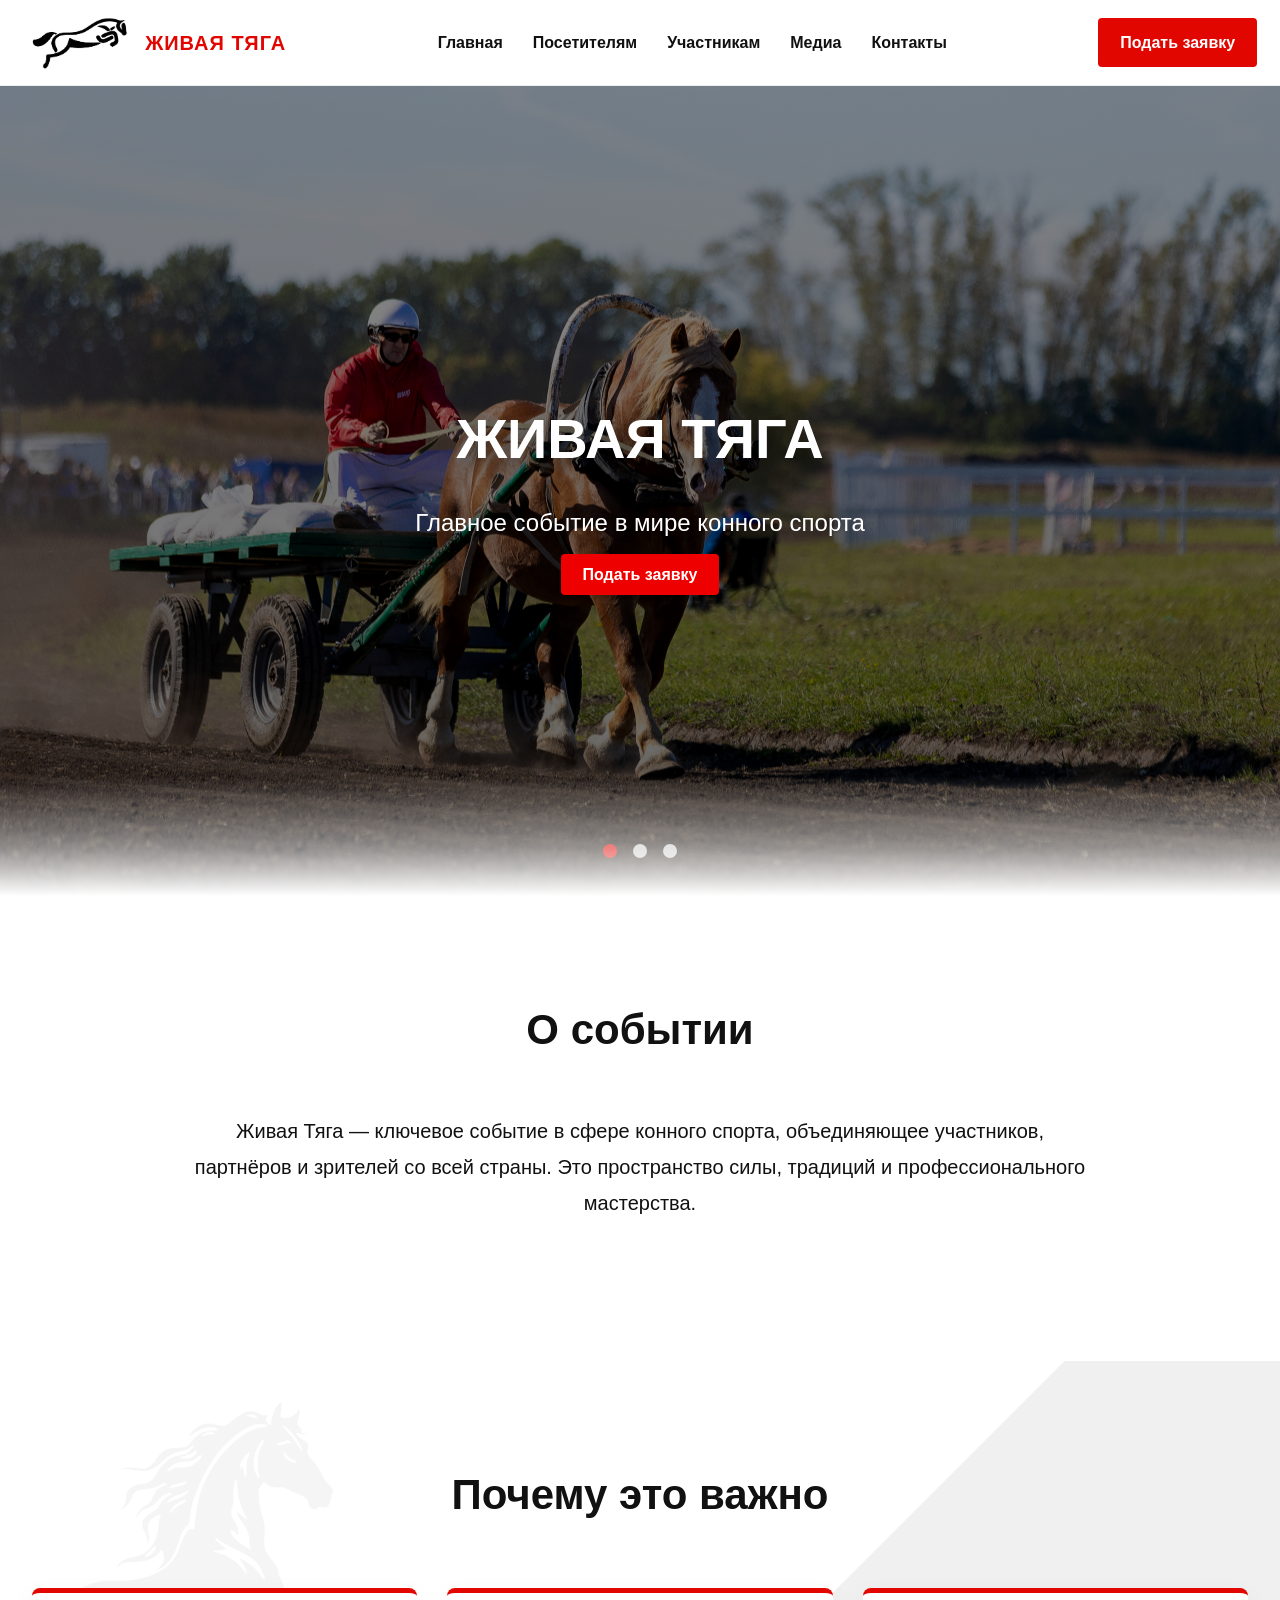
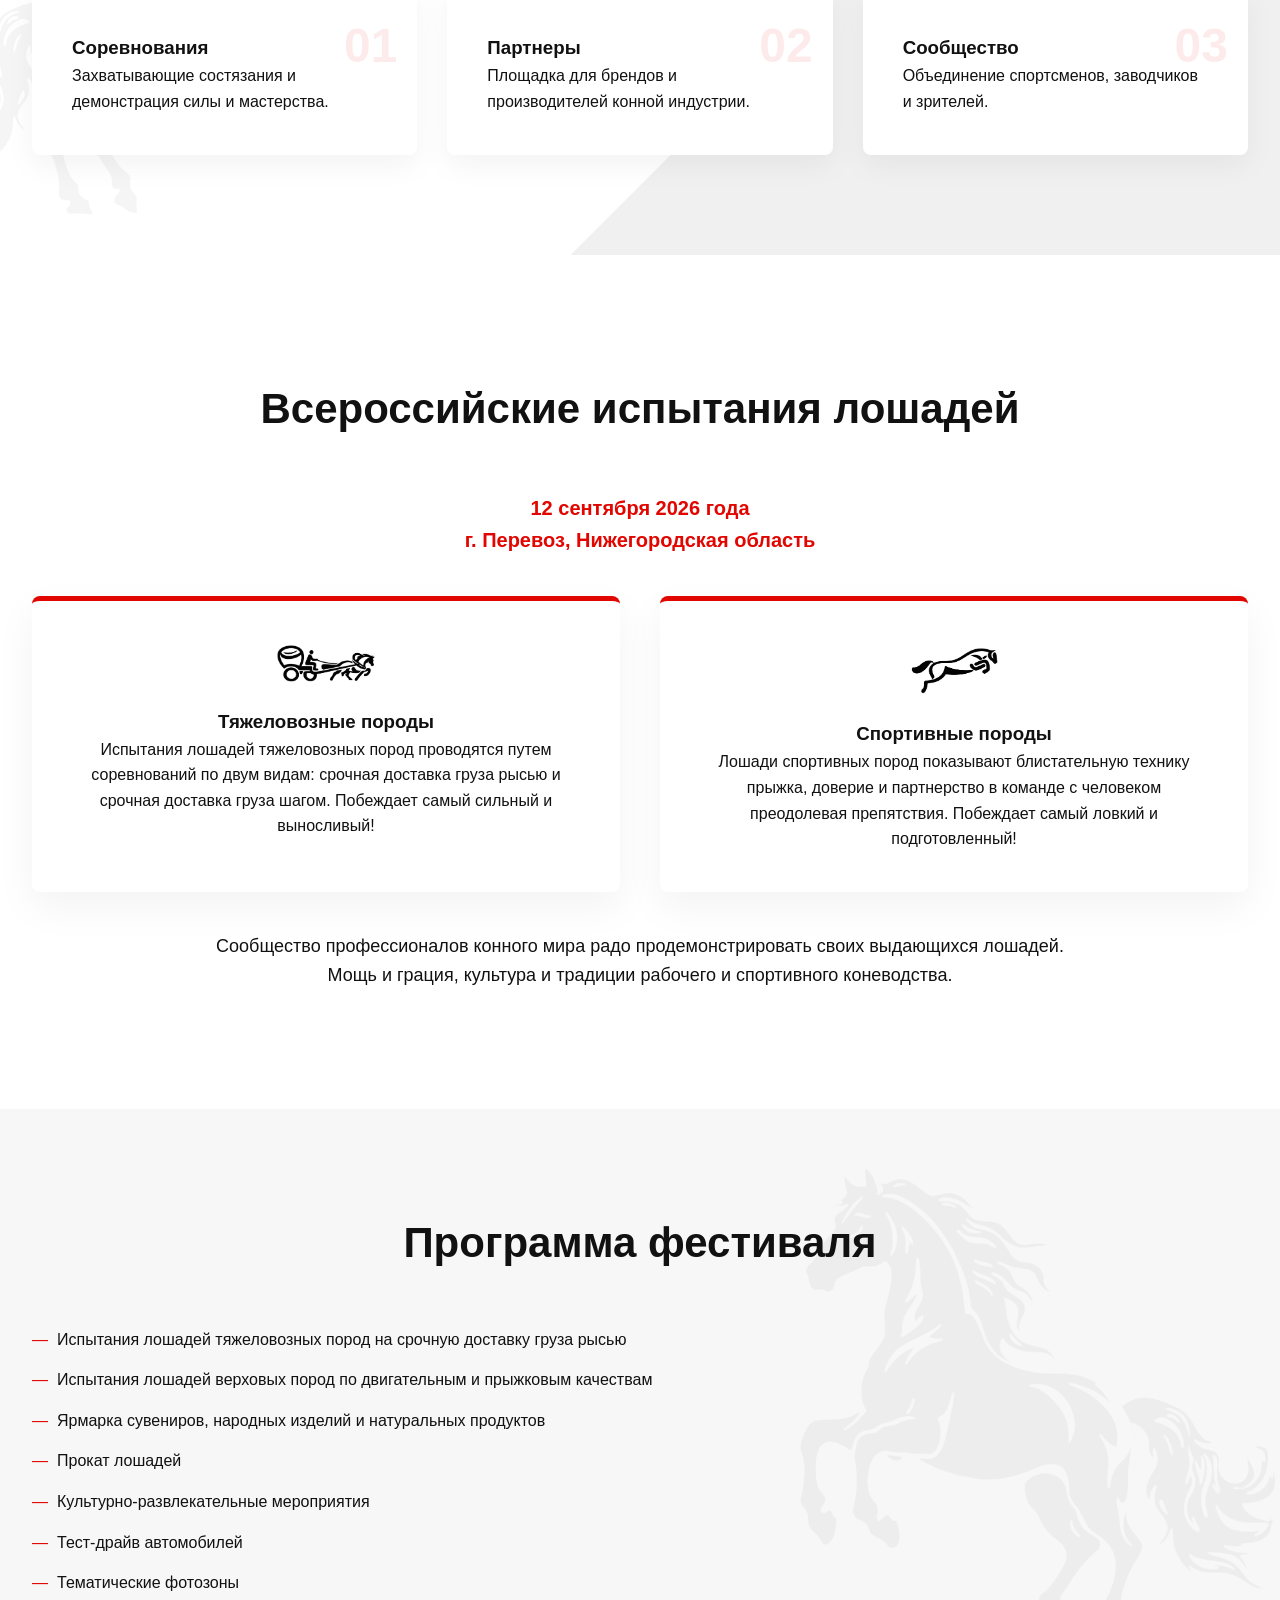
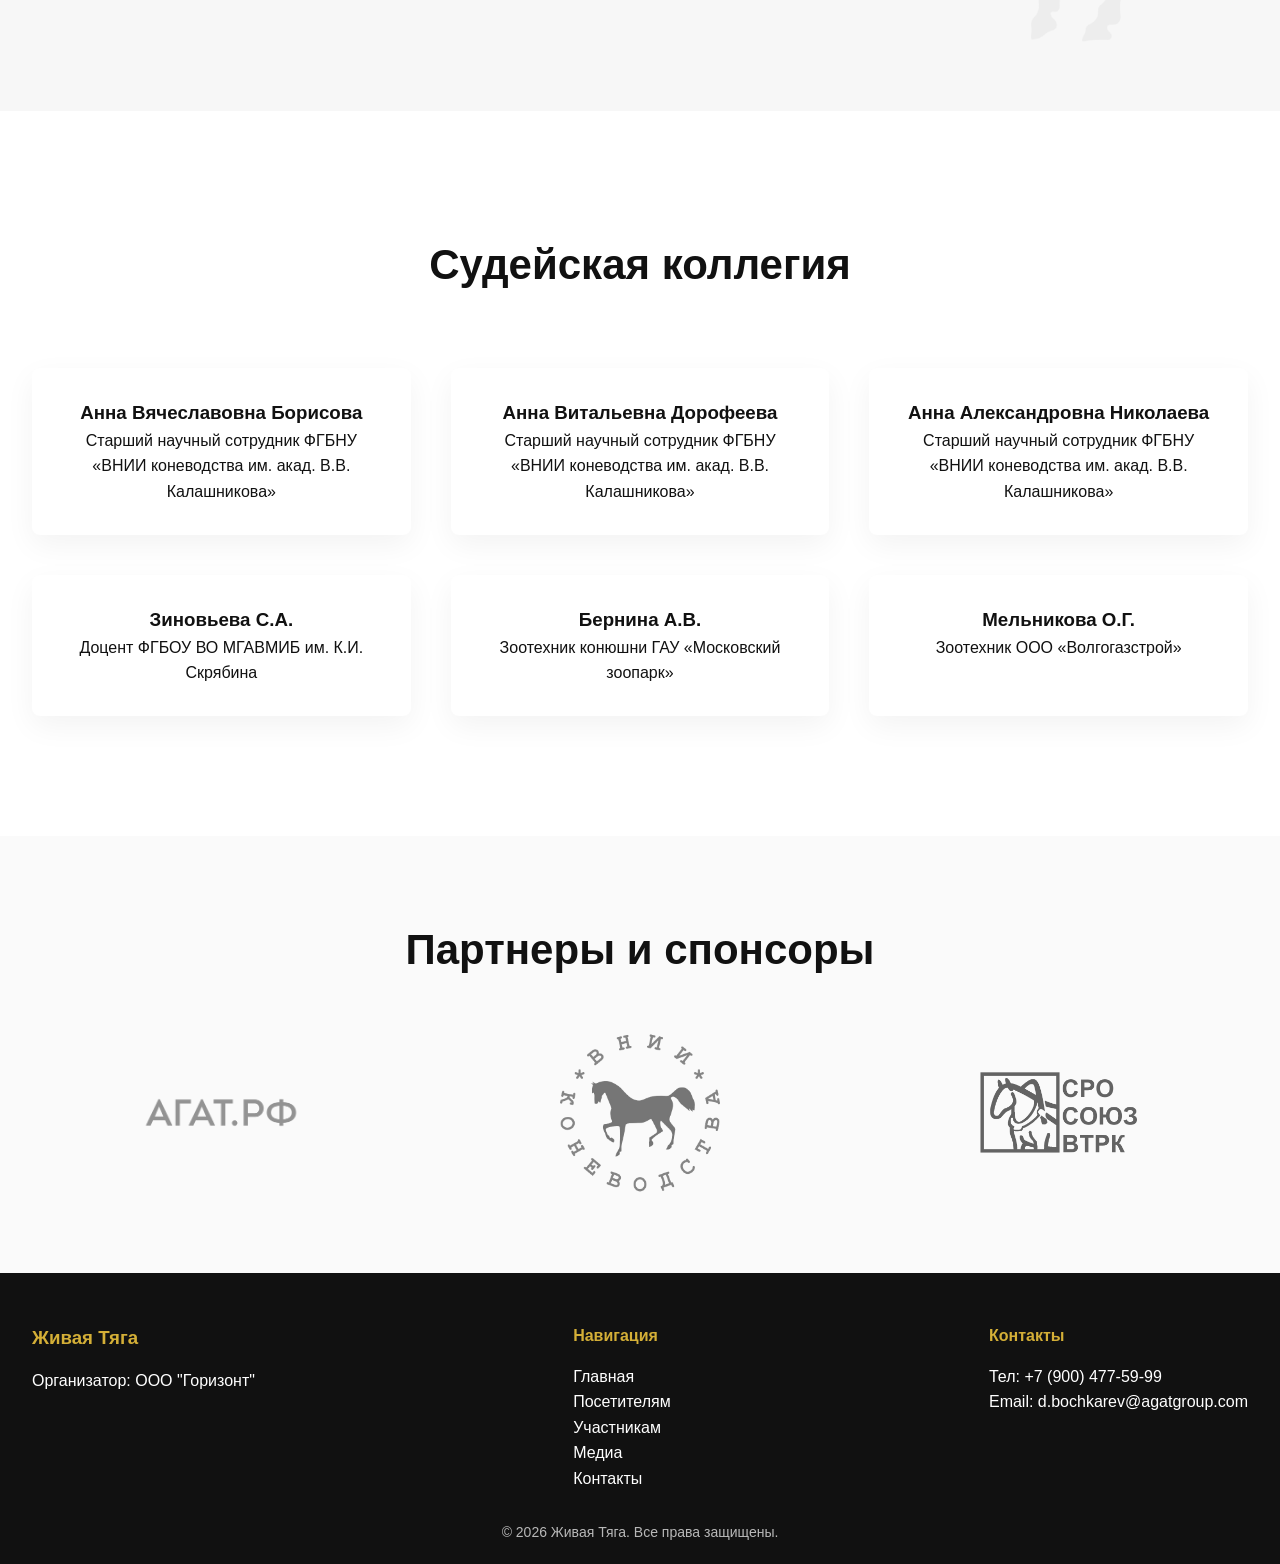
<file: index.html>
<!DOCTYPE html>
<html lang="ru">
<head>
    <meta charset="UTF-8">
    <meta name="viewport" content="width=device-width, initial-scale=1.0">
    <title>Живая Тяга — Выставка и соревнования лошадей</title>
    <meta name="description" content="Живая Тяга — выставка и соревнования лошадей. Дата, место проведения, регистрация участников.">
    <link rel="stylesheet" href="css/style.css">
</head>
<body>

<header class="header">
    <div class="container header-inner">

        <div class="logo">
            <a href="index.html">
                <img src="images/logo.png" alt="Живая Тяга">
                <span>ЖИВАЯ ТЯГА</span>
            </a>
        </div>

        <nav class="nav" id="nav">
            <a href="index.html">Главная</a>
            <a href="visitors.html">Посетителям</a>
            <a href="participants.html">Участникам</a>
            <a href="media.html">Медиа</a>
            <a href="contacts.html">Контакты</a>
        </nav>

        <a href="participants.html" class="btn-primary header-btn">
            Подать заявку
        </a>

        <div class="burger" id="burger">
            <span></span>
            <span></span>
            <span></span>
        </div>

    </div>
</header>

<!-- HERO -->

<section class="hero-slider">

    <div class="slide active" style="background-image: url('images/hero1.jpg');">
        <div class="slide-content">
            <h1>Живая Тяга</h1>
            <p>Главное событие в мире конного спорта</p>
            <a href="participants.html" class="btn-primary">Подать заявку</a>
        </div>
    </div>

    <div class="slide" style="background-image: url('images/hero2.jpg');">
        <div class="slide-content">
            <h1>Сила и традиции</h1>
            <p>Лучшие представители отрасли</p>
        </div>
    </div>

    <div class="slide" style="background-image: url('images/hero3.jpg');">
        <div class="slide-content">
            <h1>Станьте участником</h1>
            <p>Покажите свои достижения</p>
        </div>
    </div>

    <div class="slider-nav">
        <span class="dot active"></span>
        <span class="dot"></span>
        <span class="dot"></span>
    </div>

</section>

<!-- О СОБЫТИИ -->

<section id="about" class="about-big">
    <div class="container">
        <h2>О событии</h2>

        <p class="about-text">
            Живая Тяга — ключевое событие в сфере конного спорта,
            объединяющее участников, партнёров и зрителей со всей страны.
            Это пространство силы, традиций и профессионального мастерства.
        </p>
    </div>
</section>

<!-- ПОЧЕМУ ЭТО ВАЖНО -->

<section class="advantages fade-in">
    <div class="container">
        <h2>Почему это важно</h2>

        <div class="advantages-grid">
            <div class="adv-card">
                <div class="adv-number">01</div>
                <h3>Соревнования</h3>
                <p>Захватывающие состязания и демонстрация силы и мастерства.</p>
            </div>

            <div class="adv-card">
                <div class="adv-number">02</div>
                <h3>Партнеры</h3>
                <p>Площадка для брендов и производителей конной индустрии.</p>
            </div>

            <div class="adv-card">
                <div class="adv-number">03</div>
                <h3>Сообщество</h3>
                <p>Объединение спортсменов, заводчиков и зрителей.</p>
            </div>
        </div>
    </div>
</section>

<section id="festival" class="festival-info fade-in">
    <div class="container">

        <h2>Всероссийские испытания лошадей</h2>

        <p class="festival-date">
            12 сентября 2026 года<br>
            г. Перевоз, Нижегородская область
        </p>

        <div class="festival-grid">

            <div class="festival-item">
                <div class="festival-icon">
                    <img src="images/heavy.png" alt="Тяжеловозные породы">
                </div>
                <h3>Тяжеловозные породы</h3>
                <p>
                    Испытания лошадей тяжеловозных пород проводятся путем соревнований по двум видам: срочная доставка груза рысью и срочная доставка груза шагом. Побеждает самый сильный и выносливый!
                </p>
            </div>

            <div class="festival-item">
                <div class="festival-icon">
                    <img src="images/sport.png" alt="Спортивные породы">
                </div>
                <h3>Спортивные породы</h3>
                <p>
                    Лошади спортивных пород показывают блистательную технику прыжка, доверие и партнерство в команде с человеком преодолевая препятствия. Побеждает самый ловкий и подготовленный!
                </p>
            </div>

        </div>

        <p class="festival-description">
            Сообщество профессионалов конного мира радо продемонстрировать 
            своих выдающихся лошадей. Мощь и грация, культура и традиции 
            рабочего и спортивного коневодства.
        </p>

    </div>
</section>

<section class="festival-program fade-in">
    <div class="container">

        <h2>Программа фестиваля</h2>

        <ul class="program-list">
            <li>Испытания лошадей тяжеловозных пород на срочную доставку груза рысью</li>
            <li>Испытания лошадей верховых пород по двигательным и прыжковым качествам</li>
            <li>Ярмарка сувениров, народных изделий и натуральных продуктов</li>
            <li>Прокат лошадей</li>
            <li>Культурно-развлекательные мероприятия</li>
            <li>Тест-драйв автомобилей</li>
            <li>Тематические фотозоны</li>
        </ul>

    </div>
</section>

<section class="judges fade-in">
    <div class="container">

        <h2>Судейская коллегия</h2>

        <div class="judges-grid">

            <div class="judge-card">
                <h3>Анна Вячеславовна Борисова</h3>
                <p>Старший научный сотрудник ФГБНУ «ВНИИ коневодства им. акад. В.В. Калашникова»</p>
            </div>

            <div class="judge-card">
                <h3>Анна Витальевна Дорофеева</h3>
                <p>Старший научный сотрудник ФГБНУ «ВНИИ коневодства им. акад. В.В. Калашникова»</p>
            </div>

            <div class="judge-card">
                <h3>Анна Александровна Николаева</h3>
                <p>Старший научный сотрудник ФГБНУ «ВНИИ коневодства им. акад. В.В. Калашникова»</p>
            </div>

            <div class="judge-card">
                <h3>Зиновьева С.А.</h3>
                <p>Доцент ФГБОУ ВО МГАВМИБ им. К.И. Скрябина</p>
            </div>

            <div class="judge-card">
                <h3>Бернина А.В.</h3>
                <p>Зоотехник конюшни ГАУ «Московский зоопарк»</p>
            </div>

            <div class="judge-card">
                <h3>Мельникова О.Г.</h3>
                <p>Зоотехник ООО «Волгогазстрой»</p>
            </div>

        </div>

    </div>
</section>

<!-- ПАРТНЕРЫ -->

<section class="sponsors fade-in">
    <div class="container">
        <h2>Партнеры и спонсоры</h2>

        <div class="sponsor-grid">
            <img src="images/logo1.png" alt="">
            <img src="images/logo2.png" alt="">
            <img src="images/logo3.png" alt="">
        </div>
    </div>
</section>

<footer class="footer">
    <div class="container footer-grid">
        <div>
            <h3>Живая Тяга</h3>
            <p>Организатор: ООО "Горизонт"</p>
        </div>

        <div>
            <h4>Навигация</h4>
            <a href="index.html">Главная</a><br>
            <a href="visitors.html">Посетителям</a><br>
            <a href="participants.html">Участникам</a><br>
            <a href="media.html">Медиа</a><br>
            <a href="contacts.html">Контакты</a>
        </div>

        <div>
            <h4>Контакты</h4>
            <p>Тел: +7 (900) 477-59-99</p>
            <p>Email: d.bochkarev@agatgroup.com</p>
        </div>
    </div>

    <div class="copyright">
        © 2026 Живая Тяга. Все права защищены.
    </div>
</footer>

<script src="js/main.js"></script>
<script src="js/slider.js"></script>
<script src="js/scroll.js"></script>

</body>
</html>
</file>
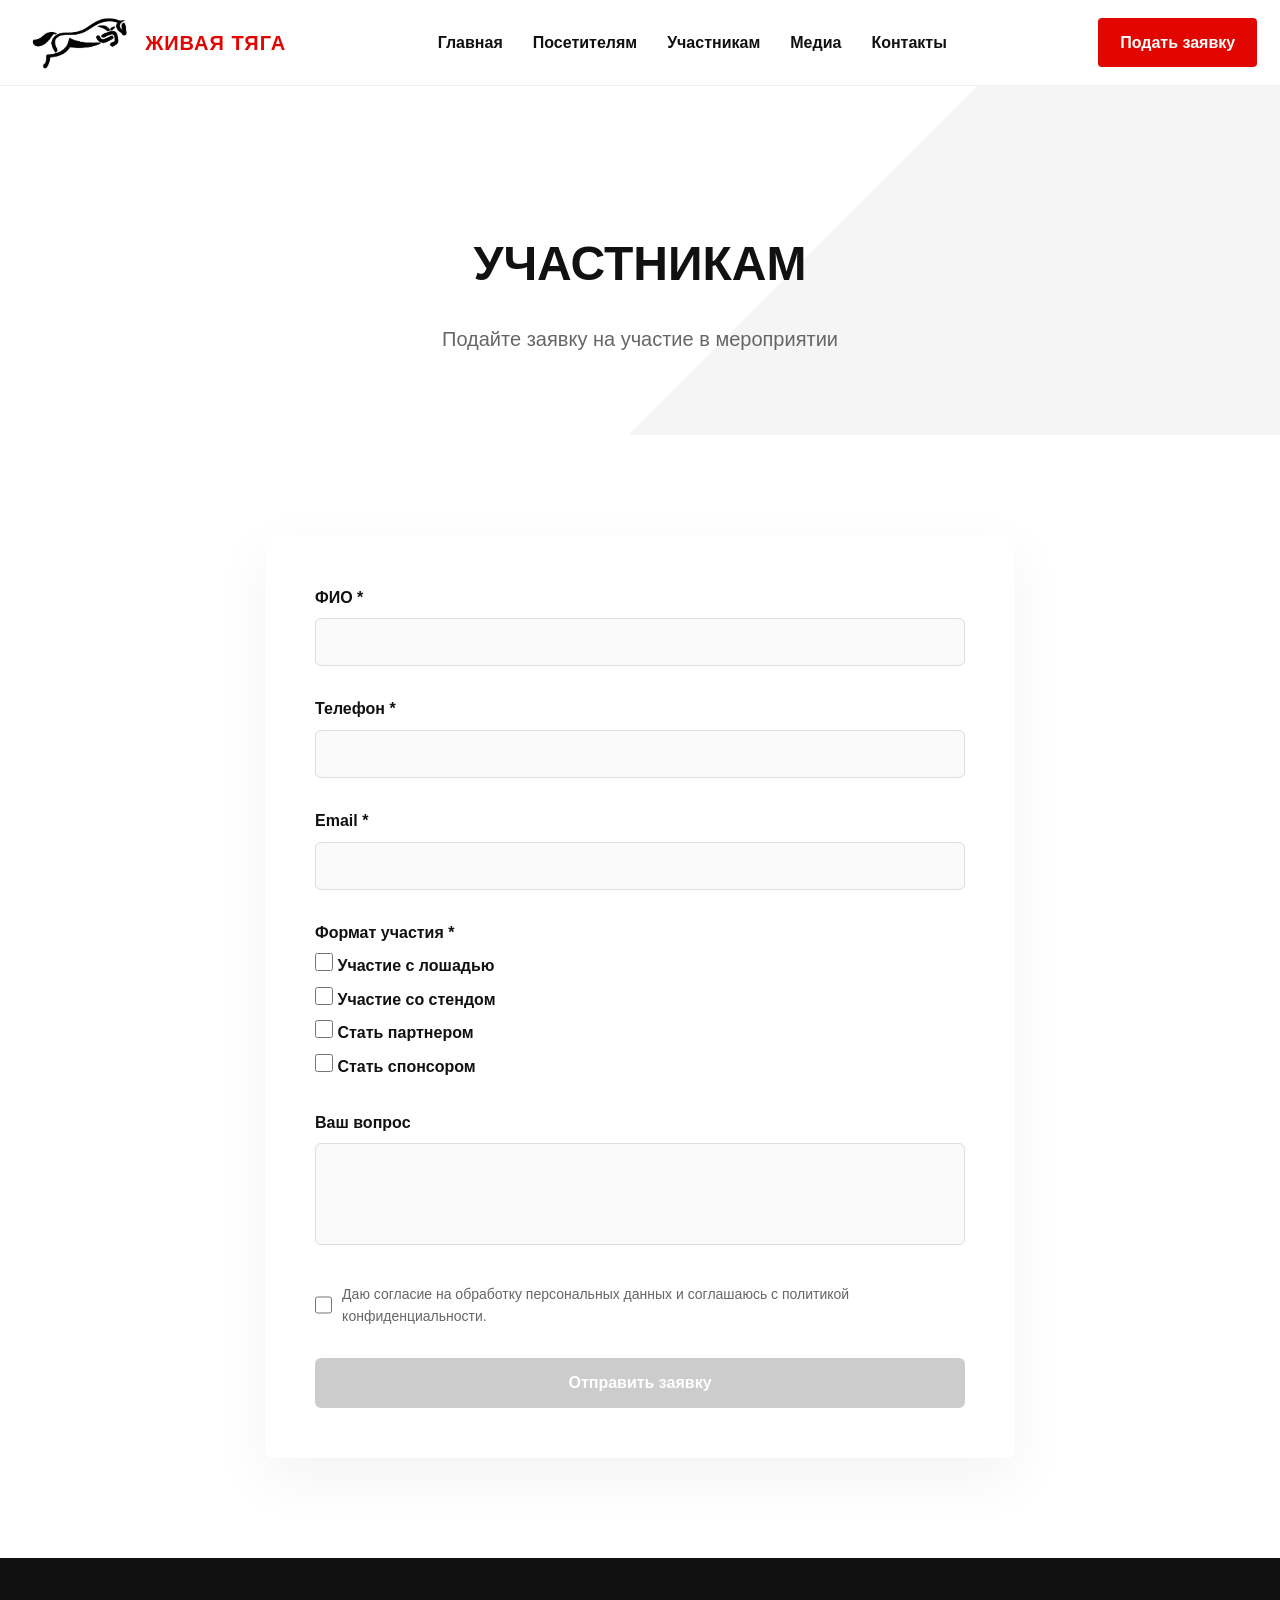
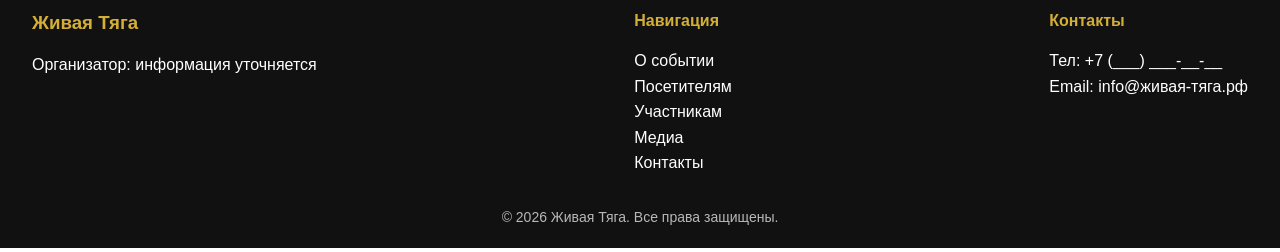
<file: participants.html>
<!DOCTYPE html>
<html lang="ru">
<head>
    <meta charset="UTF-8">
    <meta name="viewport" content="width=device-width, initial-scale=1.0">
    <title>Участникам — Живая Тяга</title>
    <link rel="stylesheet" href="css/style.css">
    <link rel="stylesheet" href="css/participants.css">
</head>

<div class="toast" id="successToast">
    Заявка успешно отправлена!
</div>

<body>

<header class="header">
    <div class="container header-inner">

        <div class="logo">
            <a href="index.html">
                <img src="images/logo.png" alt="Живая Тяга">
                <span>ЖИВАЯ ТЯГА</span>
            </a>
        </div>

        <nav class="nav" id="nav">
            <a href="index.html">Главная</a>
            <a href="visitors.html">Посетителям</a>
            <a href="participants.html">Участникам</a>
            <a href="media.html">Медиа</a>
            <a href="contacts.html">Контакты</a>
        </nav>

        <a href="participants.html" class="btn-primary header-btn">
            Подать заявку
        </a>

        <div class="burger" id="burger">
            <span></span>
            <span></span>
            <span></span>
        </div>

    </div>
</header>

<section class="page-hero">
    <div class="container">
        <h1>Участникам</h1>
        <p>Подайте заявку на участие в мероприятии</p>
    </div>
</section>

<section class="form-section">
    <div class="container">
        <form id="participant-form" method="POST" action="send.php">

            <div class="form-group">
                <label>ФИО *</label>
                <input type="text" name="name" required>
            </div>

            <div class="form-group">
                <label>Телефон *</label>
                <input type="tel" name="phone" id="phone" required>
            </div>

            <div class="form-group">
                <label>Email *</label>
                <input type="email" name="email" id="email" required>
            </div>

            <div class="form-group">
                <label>Формат участия *</label>

                <label class="checkbox">
                    <input type="checkbox" name="format[]" value="С лошадью">
                    Участие с лошадью
                </label>

                <label class="checkbox">
                    <input type="checkbox" name="format[]" value="Со стендом">
                    Участие со стендом
                </label>

                <label class="checkbox">
                    <input type="checkbox" name="format[]" value="Партнер">
                    Стать партнером
                </label>

                <label class="checkbox">
                    <input type="checkbox" name="format[]" value="Спонсор">
                    Стать спонсором
                </label>
            </div>

            <div class="form-group">
                <label>Ваш вопрос</label>
                <textarea name="message" rows="4"></textarea>
            </div>

            <label class="checkbox consent">
                <input type="checkbox" name="consent" required>
                Даю согласие на обработку персональных данных и соглашаюсь с политикой конфиденциальности.
            </label>

            <button type="submit" class="btn-primary" id="submitBtn" disabled>
                Отправить заявку
            </button>

        </form>
    </div>
</section>

<footer class="footer">
    <div class="container footer-grid">
        <div>
            <h3>Живая Тяга</h3>
            <p>Организатор: информация уточняется</p>
        </div>

        <div>
            <h4>Навигация</h4>
            <a href="about.html">О событии</a><br>
            <a href="visitors.html">Посетителям</a><br>
            <a href="participants.html">Участникам</a><br>
            <a href="media.html">Медиа</a><br>
            <a href="contacts.html">Контакты</a>
        </div>

        <div>
            <h4>Контакты</h4>
            <p>Тел: +7 (___) ___-__-__</p>
            <p>Email: info@живая-тяга.рф</p>
        </div>
    </div>

    <div class="copyright">
        © 2026 Живая Тяга. Все права защищены.
    </div>
</footer>

<script src="js/main.js"></script>
<script src="js/scroll.js"></script>
<script src="js/form.js"></script>
<script src="js/button_send.js"></script>
</body>
</html>
</file>
<file: css/style.css>
html {
    width: 100%;
    scroll-behavior: smooth;
}

body {
    width: 100%;
    overflow-x: hidden;
    font-family: Arial, sans-serif;
    background: var(--white);
    color: var(--black);
    line-height: 1.6;
}

:root {
    --red: #e10600;
    --gold: #d4af37;
    --black: #111;
    --white: #ffffff;
    --light: #f5f5f5;
}

* {
    margin: 0;
    padding: 0;
    box-sizing: border-box;
}

.container {
    width: 95%;
    max-width: 1600px;
    margin: 0 auto;
}

/* ================= HEADER ================= */

.header {
    background: #fff;
    padding: 10px 0;
    border-bottom: 1px solid #eee;
    position: sticky;
    top: 0;
    z-index: 1000;
}

.header-inner {
    display: flex;
    align-items: center;
    justify-content: space-between;
}

/* LOGO */

.logo a {
    display: flex;
    align-items: center;
    gap: 10px;
    text-decoration: none;
}

.logo img {
    height: 65px;
    width: auto;
}

.logo span {
    font-size: 20px;
    font-weight: 800;
    color: var(--red);
    text-transform: uppercase;
    letter-spacing: 1px;
}

.header .container {
    width: 98%;
    max-width: 1600px;
    padding: 0 10px;
}

/* NAV */

.nav {
    display: flex;
    gap: 30px;
}

.nav a {
    position: relative;
    text-decoration: none;
    color: var(--black);
    font-weight: 600;
}

.nav a::after {
    content: "";
    position: absolute;
    left: 0;
    bottom: -4px;
    width: 0;
    height: 2px;
    background: var(--red);
    transition: 0.3s ease;
}

.nav a:hover::after {
    width: 100%;
}

/* BUTTON */

.btn-primary {
    background: var(--red);
    color: var(--white);
    padding: 12px 22px;
    text-decoration: none;
    font-weight: 700;
    border-radius: 4px;
    transition: 0.3s ease;
}

.btn-primary:hover {
    background: var(--black);
}

/* ================= HERO SLIDER ================= */

.hero-slider {
    position: relative;
    height: 90dvh;
}

.hero-slider::after {
    content: "";
    position: absolute;
    bottom: 0;
    left: 0;
    width: 100%;
    height: 120px;
    background: linear-gradient(
        to bottom,
        rgba(255,255,255,0) 0%,
        rgba(255,255,255,0.5) 60%,
        #ffffff 100%
    );
    pointer-events: none;
}

.slide {
    position: absolute;
    width: 100%;
    height: 100%;
    background-size: cover;
    background-position: center;
    display: flex;
    align-items: center;
    justify-content: center;
    opacity: 0;
    transition: opacity 1s ease;
    filter: contrast(1.05) saturate(1.05);
    pointer-events: none;
}

.slide::before {
    content: "";
    position: absolute;
    inset: 0;
    background: linear-gradient(
        to bottom,
        rgba(0,0,0,0.45),
        rgba(0,0,0,0.6)
    );
    pointer-events: none;
}

.slide.active {
    opacity: 1;
    pointer-events: auto;
}

.slide-content {
    position: relative;
    text-align: center;
    z-index: 2;
    color: #fff;
}

.slide h1 {
    font-size: 56px;
    margin-bottom: 20px;
    font-weight: 900;
    text-transform: uppercase;
    text-shadow: 0 6px 20px rgba(0,0,0,0.5);
}

.slide p {
    font-size: 24px;
    margin-bottom: 20px;
    text-shadow: 0 6px 20px rgba(0,0,0,0.5);
}

.slider-nav {
    position: absolute;
    bottom: 30px;
    width: 100%;
    text-align: center;
}

.dot {
    display: inline-block;
    width: 14px;
    height: 14px;
    background: #ccc;
    border-radius: 50%;
    margin: 0 6px;
    cursor: pointer;
    transition: 0.3s;
}

.dot.active {
    background: var(--red);
}

/* ================= ADVANTAGES ================= */

.advantages {
    position: relative;
    padding: 100px 0;
    background: linear-gradient(135deg, #ffffff 60%, #f0f0f0 60%);
}

.advantages::before {
    content: "";
    position: absolute;
    left: -120px;
    top: 50%;
    transform: translateY(-50%);
    width: 500px;
    height: 500px;
    background: url('../images/horse-outline.png') no-repeat center/contain;
    opacity: 0.04;
    pointer-events: none;
}

.advantages h2 {
    text-align: center;
    margin-bottom: 60px;
}

.advantages-grid {
    display: grid;
    grid-template-columns: repeat(auto-fit, minmax(280px, 1fr));
    gap: 30px;
}

.adv-card {
    background: #fff;
    padding: 40px;
    border-radius: 8px;
    position: relative;
    border-top: 5px solid var(--red);
    box-shadow: 0 10px 30px rgba(0,0,0,.05);
    transition: 0.3s;
}

.adv-card:hover {
    transform: translateY(-8px);
    box-shadow: 0 15px 40px rgba(0,0,0,.1);
}

.adv-number {
    font-size: 48px;
    font-weight: 900;
    color: rgba(225,6,0,0.08);
    position: absolute;
    top: 15px;
    right: 20px;
}

/* ================= SPONSORS ================= */

.sponsors {
    padding: 80px 0;
    background: #fafafa;
    text-align: center;
}

.sponsor-grid {
    display: grid;
    grid-template-columns: repeat(auto-fit, minmax(150px, 1fr));
    gap: 40px;
    align-items: center;
    margin-top: 40px;
}

.sponsor-grid img {
    width: 100%;
    max-width: 160px;
    height: auto;
    margin: 0 auto;
    filter: grayscale(100%);
    opacity: 0.6;
    transition: 0.3s ease;
}

.sponsor-grid img:hover {
    filter: grayscale(0%);
    opacity: 1;
}

/* ================= FOOTER ================= */

.footer {
    background: var(--black);
    color: var(--white);
    padding: 50px 0 20px;
}

.footer-grid {
    display: flex;
    justify-content: space-between;
    flex-wrap: wrap;
}

.footer h3,
.footer h4 {
    margin-bottom: 15px;
    color: var(--gold);
}

.footer a {
    color: var(--white);
    text-decoration: none;
}

.footer a:hover {
    color: var(--red);
}

.copyright {
    text-align: center;
    margin-top: 30px;
    font-size: 14px;
    opacity: 0.7;
}

/* ================= ANIMATIONS ================= */

.fade-in {
    opacity: 0;
    transform: translateY(40px);
    transition: all 0.8s ease;
}

.fade-in.visible {
    opacity: 1;
    transform: translateY(0);
}

/* ================= MOBILE ================= */

.burger {
    display: none;
    flex-direction: column;
    cursor: pointer;
}

.burger span {
    height: 3px;
    width: 25px;
    background: var(--black);
    margin-bottom: 4px;
}

/*=============== ABOUT MEROPRIYATIE ==============*/
.about-big {
    padding: 100px 0;
    text-align: center;
    background: #ffffff;
}


.about-text {
    max-width: 900px;
    margin: 0 auto 40px auto;
    font-size: 20px;
    line-height: 1.8;
}

/* ================= FESTIVAL INFO ================= */

.festival-info {
    padding: 120px 0;
    text-align: center;
}

.festival-date {
    font-size: 20px;
    font-weight: 700;
    color: var(--red);
    margin: 20px 0 40px;
}

.festival-grid {
    display: grid;
    grid-template-columns: repeat(2, 1fr);
    gap: 40px;
    margin-bottom: 40px;
}

.festival-item {
    padding: 40px;
    background: #fff;
    border-radius: 8px;
    border-top: 5px solid var(--red);
    box-shadow: 0 15px 40px rgba(0,0,0,0.05);
}

.festival-icon {
    font-size: 40px;
    margin-bottom: 20px;
}

.festival-description {
    max-width: 900px;
    margin: 0 auto;
    font-size: 18px;
}

/* ================= PROGRAM ================= */

.festival-program {
    padding: 100px 0px;
    position: relative;
    background: #f7f7f7;
    overflow: hidden;
}

.festival-icon img {
    width: 20%;      
    height: auto;
    display: block;
    margin: 0 auto 5px;
}

.festival-program::before {
    content: "";
    position: absolute;
    right: 0;
    top: 50%;
    transform: translateY(-50%);
    width: 500px;
    height: 500px;
    background: url('../images/horse-outline2.png') no-repeat center/contain;
    opacity: 0.04;
    pointer-events: none;
    z-index: 0;
}

.festival-program .container {
    position: relative;
    z-index: 1;
}
.festival-program h2 {
     text-align: center;
}

.program-list {
    max-width: 900px;
    margin: 40px 0 0 0;
    list-style: none;
}

.program-list li {
    margin-bottom: 15px;
    padding-left: 25px;
    position: relative;
}

.program-list li::before {
    content: "—";
    position: absolute;
    left: 0;
    color: var(--red);
}

/* ================= JUDGES ================= */

.judges {
    padding: 120px 0;
}

.judges h2 {
     text-align: center;
     padding-bottom: 20px;
}

.judges-grid {
    display: grid;
    grid-template-columns: repeat(3, 1fr);
    gap: 40px;
}

.judge-card {
    padding: 30px;
    background: #fff;
    border-radius: 8px;
    text-align: center;
    box-shadow: 0 10px 30px rgba(0,0,0,0.05);
}

/* ================= SECTION TITLES ================= */

section h2 {
    font-weight: 800;
    text-align: center;
    margin-bottom: 50px;
    font-size: clamp(26px, 4vw, 42px);
}

/* =======================================================
   ================== MEDIA QUERIES ======================
   ======================================================= */

/* ===== 1200px ===== */
@media (max-width: 1200px) {

    .nav {
        gap: 20px;
    }

    .logo span {
        font-size: 18px;
    }
}

/* ===== 1024px ===== */
@media (max-width: 1024px) {

    /* HEADER */
    .burger {
        display: flex;
        z-index: 2000;
    }

    .header-btn {
        display: none;
    }

    .nav {
        position: fixed;
        top: 70px;
        right: -260px;
        width: 240px;
        background: #fff;
        flex-direction: column;
        align-items: flex-start;
        padding: 20px 25px;
        gap: 20px;
        box-shadow: -5px 10px 30px rgba(0,0,0,0.15);
        border-radius: 8px 0 0 8px;
        transition: right 0.3s ease;
        z-index: 1500;
    }

    .nav.active {
        right: 0;
    }

    /* HERO */
    .slide h1 {
        font-size: 40px;
    }

    .slide p {
        font-size: 18px;
    }

    /* ADVANTAGES */
    .advantages {
        padding: 80px 0;
    }

    .advantages-grid {
        grid-template-columns: repeat(2, 1fr);
        gap: 25px;
    }

    /* ABOUT */
    .about-text {
        font-size: 18px;
    }

    /* SPONSORS */
    .sponsor-grid {
        grid-template-columns: repeat(3, 1fr);
    }
}

/* ===== 768px ===== */
@media (max-width: 768px) {

    /* HERO */
    .hero-slider {
        height: 100dvh;
    }

    .slide h1 {
        font-size: 28px;
        line-height: 1.2;
    }

    .slide p {
        font-size: 16px;
    }

    .slide-content {
        padding: 0 15px;
    }

    /* ADVANTAGES */
    .advantages {
        padding: 70px 0;
    }

    .advantages-grid {
        grid-template-columns: 1fr;
    }

    .adv-card {
        padding: 25px;
    }

    .adv-number {
        font-size: 36px;
    }

    .advantages::before {
        width: 300px;
        height: 300px;
        left: -80px;
        opacity: 0.03;
    }

    /* ABOUT */
    .about-big {
        padding: 70px 0;
    }

    .about-text {
        font-size: 16px;
    }

    /* FESTIVAL */
    .festival-grid {
        grid-template-columns: 1fr;
    }

    .festival-program {
        padding: 80px 0;
    }

    .festival-program::before {
        display: none;
    }

    .program-list {
        margin-top: 30px;
        padding: 0 15px;
    }

    .program-list li {
        font-size: 16px;
        line-height: 1.7;
        margin-bottom: 18px;
    }

    /* JUDGES */
    .judges-grid {
        grid-template-columns: 1fr;
    }

    /* SPONSORS */
    .sponsor-grid {
        grid-template-columns: repeat(2, 1fr);
        gap: 25px;
    }

    .sponsor-grid img {
        max-width: 120px;
    }
}

/* ===== 480px ===== */
@media (max-width: 480px) {

    .logo img {
        height: 50px;
    }

    .logo span {
        font-size: 16px;
    }

    .slide h1 {
        font-size: 24px;
    }

    .adv-card {
        padding: 20px;
    }

    .sponsor-grid {
        grid-template-columns: 1fr;
    }
}
</file>
<file: css/participants.css>
/* ================= PAGE HERO ================= */

.page-hero {
    padding: 140px 0 80px;
    text-align: center;
    background: linear-gradient(135deg, #ffffff 60%, #f5f5f5 60%);
}

.page-hero h1 {
    font-size: 48px;
    font-weight: 900;
    text-transform: uppercase;
    margin-bottom: 20px;
}

.page-hero p {
    font-size: 20px;
    color: #666;
}

/* ================= FORM SECTION ================= */

.form-section {
    padding: 100px 0;
    background: #ffffff;
}

#participant-form {
    max-width: 750px;
    margin: 0 auto;
    background: #fff;
    padding: 50px;
    border-radius: 8px;
    box-shadow: 0 20px 60px rgba(0,0,0,0.05);
}

/* ================= FORM GROUP ================= */

.form-group {
    margin-bottom: 30px;
}

.form-group label {
    display: block;
    margin-bottom: 8px;
    font-weight: 600;
}

/* ================= INPUTS ================= */

input,
textarea {
    width: 100%;
    padding: 14px 16px;
    border: 1px solid #ddd;
    border-radius: 6px;
    font-size: 16px;
    transition: 0.3s ease;
    background: #fafafa;
    resize: none;
}

input:focus,
textarea:focus {
    outline: none;
    border-color: var(--red);
    background: #fff;
    box-shadow: 0 0 0 3px rgba(225,6,0,0.08);
}

/* ================= CHECKBOXES ================= */

.checkbox {
    display: flex;
    align-items: center;
    gap: 10px;
    margin-bottom: 12px;
    cursor: pointer;
    font-weight: 500;
}

.checkbox input {
    width: 18px;
    height: 18px;
    accent-color: var(--red);
    cursor: pointer;
}

/* ================= CONSENT ================= */

.consent {
    margin-top: 25px;
    margin-bottom: 30px;
    font-size: 14px;
    color: #666;
}

/* ================= BUTTON ================= */

#participant-form .btn-primary:disabled {
    background: #ccc;
    cursor: not-allowed;
    transform: none;
}

#participant-form .btn-primary {
    width: 100%;
    padding: 16px;
    font-size: 16px;
    border: none;
    cursor: pointer;
    border-radius: 6px;
}

#participant-form .btn-primary:hover {
    transform: translateY(-2px);
}

/* ================= SUCCESS MESSAGE ================= */

.form-success {
    display: none;
    text-align: center;
    padding: 30px;
    background: #f0fff4;
    border: 1px solid #d4edda;
    border-radius: 6px;
    color: #2e7d32;
    margin-top: 20px;
}

/* ================= ERROR STATE ================= */

input.error,
textarea.error {
    border-color: #d32f2f;
    background: #fff5f5;
}

input.valid,
textarea.valid {
    border-color: #2e7d32;
    background: #f4fff7;
}

input.invalid,
textarea.invalid {
    border-color: #d32f2f;
    background: #fff5f5;
}

.field-error {
    font-size: 13px;
    color: #d32f2f;
    margin-top: 5px;
}

/* ================= TOAST ================= */

.toast {
    position: fixed;
    top: 20px;
    right: 20px;
    background: #2e7d32;
    color: #fff;
    padding: 16px 22px;
    border-radius: 6px;
    box-shadow: 0 10px 30px rgba(0,0,0,0.2);
    font-size: 14px;
    opacity: 0;
    transform: translateY(-20px);
    pointer-events: none;
    transition: 0.4s ease;
    z-index: 2000;
}

.toast.show {
    opacity: 1;
    transform: translateY(0);
}


/* ================= MOBILE ================= */

@media (max-width: 768px) {

    .page-hero {
        padding: 100px 0 60px;
    }

    .page-hero h1 {
        font-size: 32px;
    }

    .form-section {
        padding: 60px 0;
    }

    #participant-form {
        padding: 25px;
        box-shadow: none;
        border: 1px solid #eee;
    }

    input,
    textarea {
        font-size: 14px;
    }
}
</file>
